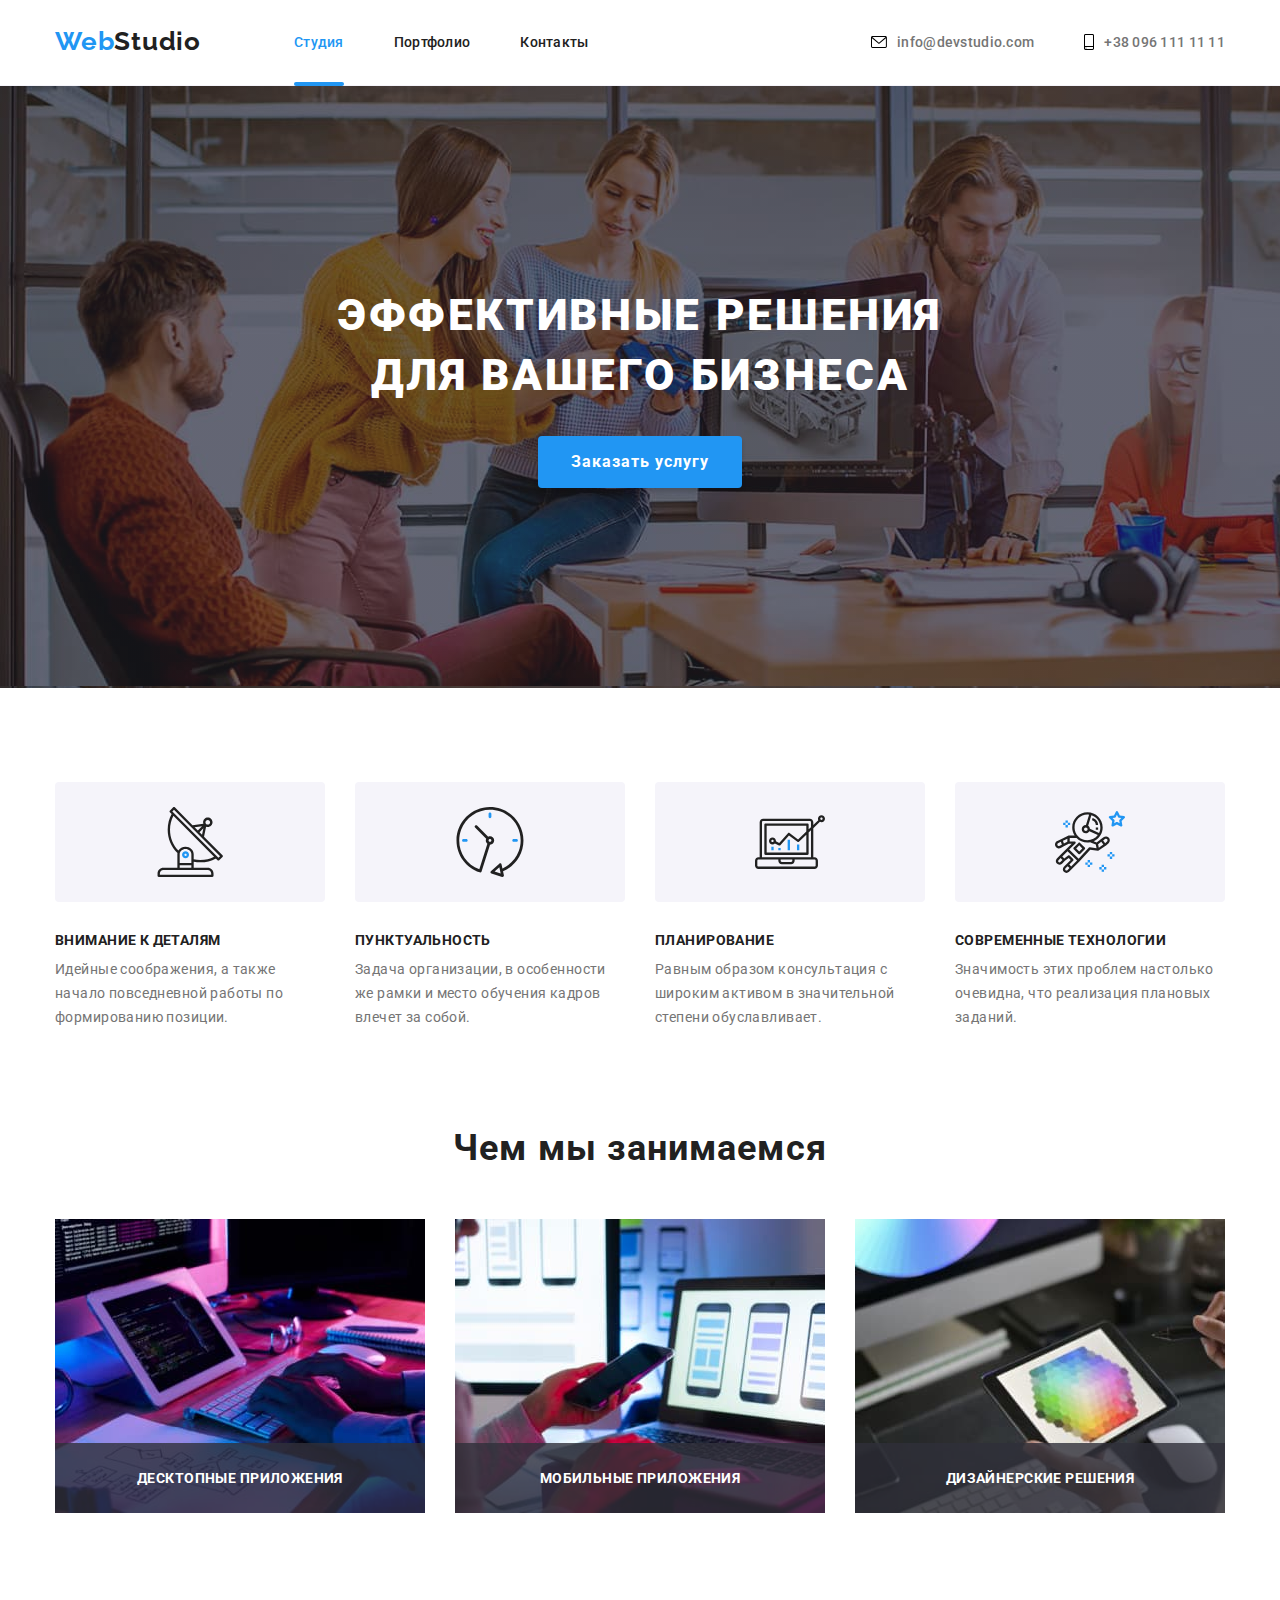
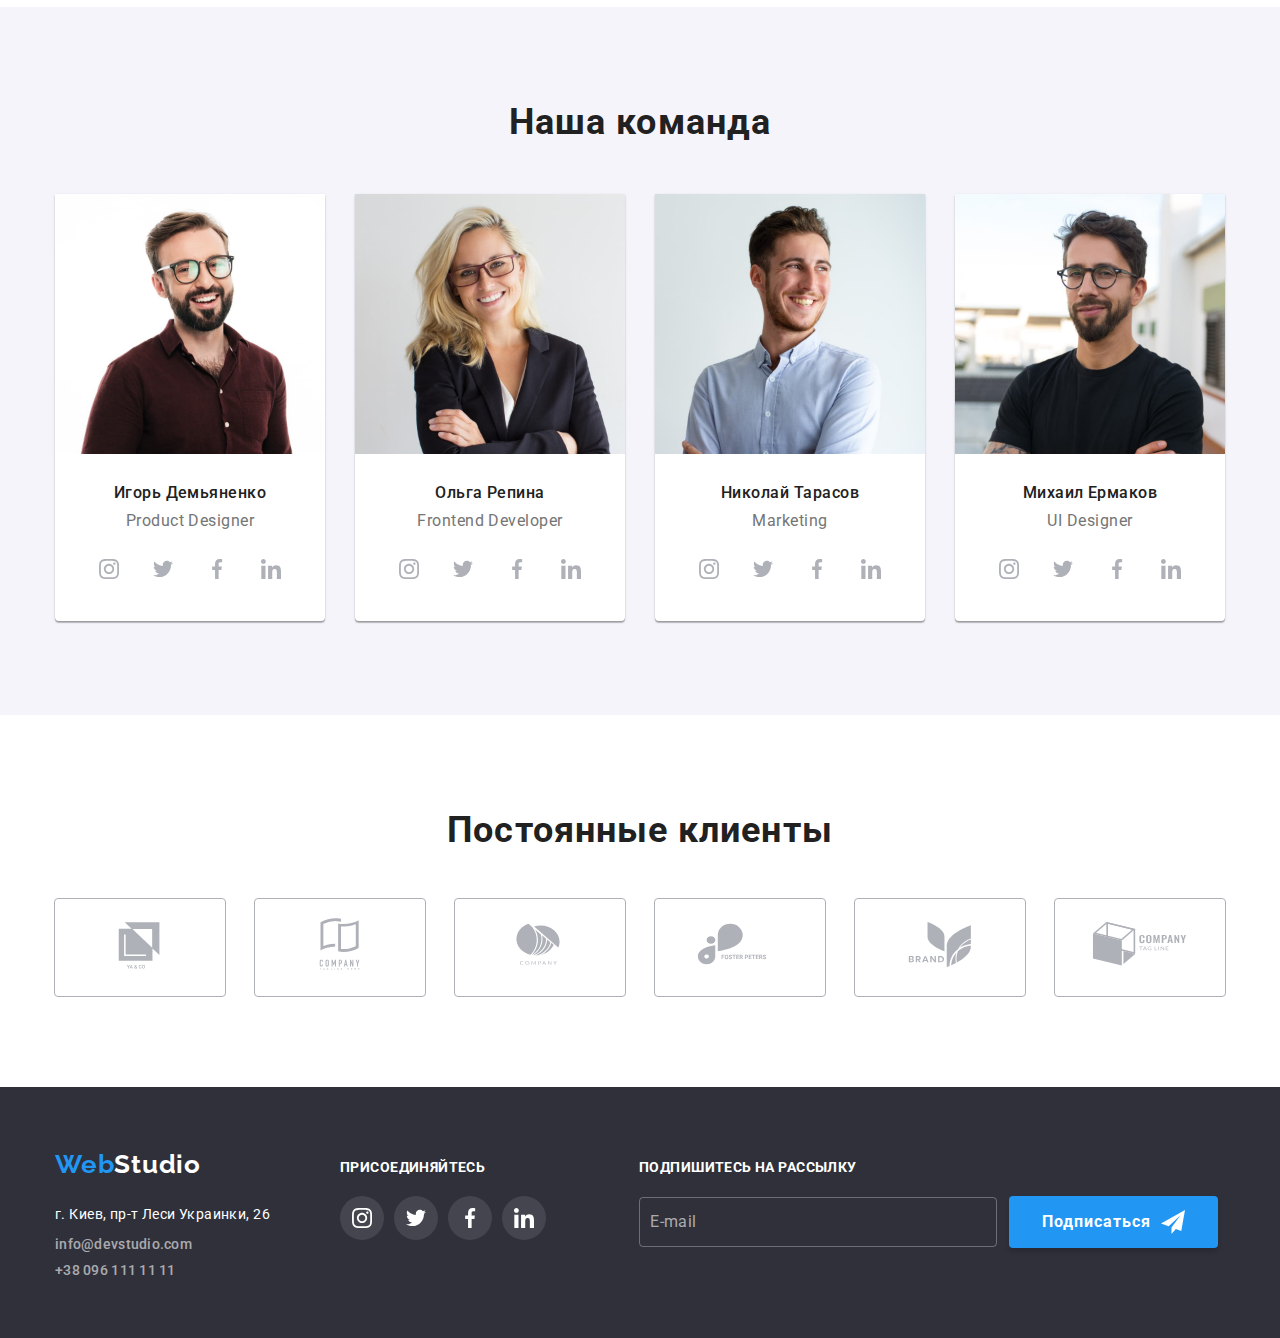
<file: index.html>
<!DOCTYPE html>
<html lang="ru">
<head>
    <meta charset="UTF-8">
    <meta http-equiv="X-UA-Compatible" content="IE=edge">
    <meta name="viewport" content="width=device-width, initial-scale=1.0">
    <title>WebStudio</title>
    <link rel="preconnect" href="https://fonts.gstatic.com">
    <link href="https://fonts.googleapis.com/css2?family=Raleway:wght@700&family=Roboto:wght@400;500;700;900&display=swap"
        rel="stylesheet">
    <link rel="stylesheet" href="https://cdnjs.cloudflare.com/ajax/libs/modern-normalize/1.0.0/modern-normalize.min.css">
    <link rel="stylesheet" href="./css/styles.css">
</head>
<body>
    <header class="header">
        <div class="container">
            <nav class="nav">
                <a href="./index.html" class="logo"><span class="logo-blue">Web</span>Studio</a>
                <ul class="nav-list list">
                    <li class="nav-item"><a href="./index.html" class="current link">Студия</a></li>
                    <li class="nav-item"><a href="./portfolio.html" class="link">Портфолио</a></li>
                    <li class="nav-item"><a href="" class="link">Контакты</a></li>
                </ul>
            </nav>
            <ul class="nav-mail-list list">
                <li class="nav-item">
                    <a href="mailto:info@devstudio.com" class="link">
                        <svg class="psevdo" width=16px height=12px>
                            <use href="./images/sprite.svg#icon-envelope"></use>
                        </svg>info@devstudio.com
                    </a>
                </li>
                <li class="nav-item">
                    <a href="tel:+380961111111" class="link">
                        <svg class="psevdo" width=10px height=16px>
                            <use href="./images/sprite.svg#icon-smartphone"></use>
                        </svg>+38 096 111 11 11
                    </a>
                </li>
            </ul>
        </div>    
    </header>
    <main class="list">
        <section class="hero">
            <div class="container">
                <h1 class="hero-title">Эффективные решения</br>для вашего бизнеса</h1>
                <button data-modal-open type="button" class="hero-button">Заказать услугу</button>
            </div>
        </section>
        <section class="item-section">
           <div class="container">
                <h2 class="item-section-title">Наши преимущества</h2>
                <ul class="item-section-list">
                    <li>
                        <div class="item-section-icon">
                            <svg class="item-section-logo">
                                <use href="./images/sprite.svg#icon-antenna"></use>
                            </svg>
                        </div>
                        <h3 class="item-section-list-title">Внимание к деталям</h3>
                        <p class="item-section-text">Идейные соображения, а также начало повседневной работы по формированию позиции.
                        </p>
                    </li>
                    <li>
                        <div class="item-section-icon">
                            <svg class="item-section-logo">
                                <use href="./images/sprite.svg#icon-clock"></use>
                            </svg>
                        </div>
                        <h3 class="item-section-list-title">Пунктуальность</h3>
                        <p class="item-section-text">Задача организации, в особенности же рамки и место обучения кадров влечет за собой.
                        </p>
                    </li>
                    <li>
                        <div class="item-section-icon">
                            <svg class="item-section-logo">
                                <use href="./images/sprite.svg#icon-diagram"></use>
                            </svg>
                        </div>
                        <h3 class="item-section-list-title">Планирование</h3>
                        <p class="item-section-text">Равным образом консультация с широким активом в значительной степени обуславливает.
                        </p>
                    </li>
                    <li>
                        <div class="item-section-icon">
                            <svg class="item-section-logo">
                                <use href="./images/sprite.svg#icon-astronaut"></use>
                            </svg>
                        </div>
                        <h3 class="item-section-list-title">Современные технологии</h3>
                        <p class="item-section-text">Значимость этих проблем настолько очевидна, что реализация плановых заданий.</p>
                    </li>
                </ul>
           </div>
        </section>
        <section class="our-work">
            <div class="container">
                <h2 class="our-work-title">Чем мы занимаемся</h2>
                <ul class="our-work-list">
                    <li>
                        <div class="thumb">
                            <img src="./images/img1.jpg" width=370 alt="Написание кода">
                            <p class="label">Десктопные приложения</p>
                        </div>
                    </li>
                    <li>
                        <div class="thumb">
                            <img src="./images/img2.jpg" width=370 alt="Разработка макета">
                            <p class="label">Мобильные приложения</p>
                        </div>
                    </li>
                    <li>
                        <div class="thumb">
                            <img src="./images/img3.jpg" width=370 alt="Выбор цвета">
                            <p class="label">Дизайнерские решения</p>
                        </div>
                    </li>
                </ul>
            </div>
        </section>
        <section class="team">
            <div class="container">
                <h2 class="team-title">Наша команда</h2>
                <ul class="team-list">
                    <li class="team-item"><img src="./images/photo1.jpg" width=270 alt="Игорь Демьяненко фото">
                        <div class="card-desc">
                            <h3 class="team-member">Игорь Демьяненко</h3>
                            <p class="team-rank">Product Designer</p>
                            <ul class="social-list">
                                <li class="social-item">
                                    <a href="https://www.instagram.com" class="social-link">
                                        <svg class="social-logo">
                                            <use href="./images/sprite.svg#icon-instagram"></use>
                                        </svg>
                                    </a>
                                </li>
                                <li class="social-item">
                                    <a href="https://twitter.com/" class="social-link">
                                        <svg class="social-logo">
                                            <use href="./images/sprite.svg#icon-twitter"></use>
                                        </svg>
                                    </a>
                                </li>
                                <li class="social-item">
                                    <a href="https://www.facebook.com" class="social-link">
                                        <svg class="social-logo">
                                            <use href="./images/sprite.svg#icon-facebook"></use>
                                        </svg>
                                    </a>
                                </li>
                                <li class="social-item">
                                    <a href="https://www.linkedin.com" class="social-link">
                                        <svg class="social-logo">
                                            <use href="./images/sprite.svg#icon-linkedin"></use>
                                        </svg>
                                    </a>
                                </li>
                            </ul>
                        </div>
                    </li>
                    <li class="team-item"><img src="./images/photo2.jpg" width=270 alt="Ольга Репина фото">
                        <div class="card-desc">
                            <h3 class="team-member">Ольга Репина</h3>
                            <p class="team-rank">Frontend Developer</p>
                            <ul class="social-list">
                                <li class="social-item">
                                    <a href="https://www.instagram.com" class="social-link">
                                        <svg class="social-logo">
                                            <use href="./images/sprite.svg#icon-instagram"></use>
                                        </svg>
                                    </a>
                                </li>
                                <li class="social-item">
                                    <a href="https://twitter.com/" class="social-link">
                                        <svg class="social-logo">
                                            <use href="./images/sprite.svg#icon-twitter"></use>
                                        </svg>
                                    </a>
                                </li>
                                <li class="social-item">
                                    <a href="https://www.facebook.com" class="social-link">
                                        <svg class="social-logo">
                                            <use href="./images/sprite.svg#icon-facebook"></use>
                                        </svg>
                                    </a>
                                </li>
                                <li class="social-item">
                                    <a href="https://www.linkedin.com" class="social-link">
                                        <svg class="social-logo">
                                            <use href="./images/sprite.svg#icon-linkedin"></use>
                                        </svg>
                                    </a>
                                </li>
                            </ul>
                        </div>
                    </li>
                    <li class="team-item"><img src="./images/photo3.jpg" width=270 alt="Николай Тарасов фото">
                        <div class="card-desc">
                            <h3 class="team-member">Николай Тарасов</h3>
                            <p class="team-rank">Marketing</p>
                            <ul class="social-list">
                                <li class="social-item">
                                    <a href="https://www.instagram.com" class="social-link">
                                        <svg class="social-logo">
                                            <use href="./images/sprite.svg#icon-instagram"></use>
                                        </svg>
                                    </a>
                                </li>
                                <li class="social-item">
                                    <a href="https://twitter.com/" class="social-link">
                                        <svg class="social-logo">
                                            <use href="./images/sprite.svg#icon-twitter"></use>
                                        </svg>
                                    </a>
                                </li>
                                <li class="social-item">
                                    <a href="https://www.facebook.com" class="social-link">
                                        <svg class="social-logo">
                                            <use href="./images/sprite.svg#icon-facebook"></use>
                                        </svg>
                                    </a>
                                </li>
                                <li class="social-item">
                                    <a href="https://www.linkedin.com" class="social-link">
                                        <svg class="social-logo">
                                            <use href="./images/sprite.svg#icon-linkedin"></use>
                                        </svg>
                                    </a>
                                </li>
                            </ul>
                        </div>
                    </li>
                    <li class="team-item"><img src="./images/photo4.jpg" width=270 alt="Михаил Ермаков фото">
                        <div class="card-desc">
                            <h3 class="team-member">Михаил Ермаков</h3>
                            <p class="team-rank">UI Designer</p>
                            <ul class="social-list">
                                <li class="social-item">
                                    <a href="https://www.instagram.com" class="social-link">
                                        <svg class="social-logo">
                                            <use href="./images/sprite.svg#icon-instagram"></use>
                                        </svg>
                                    </a>
                                </li>
                                <li class="social-item">
                                    <a href="https://twitter.com/" class="social-link">
                                        <svg class="social-logo">
                                            <use href="./images/sprite.svg#icon-twitter"></use>
                                        </svg>
                                    </a>
                                </li>
                                <li class="social-item">
                                    <a href="https://www.facebook.com" class="social-link">
                                        <svg class="social-logo">
                                            <use href="./images/sprite.svg#icon-facebook"></use>
                                        </svg>
                                    </a>
                                </li>
                                <li class="social-item">
                                    <a href="https://www.linkedin.com" class="social-link">
                                        <svg class="social-logo">
                                            <use href="./images/sprite.svg#icon-linkedin"></use>
                                        </svg>
                                    </a>
                                </li>
                            </ul>
                        </div>
                    </li>
                </ul>
            </div>
        </section>
        <section class="our-clients">
            <h2 class="our-clients-title">Постоянные клиенты</h2>
            <ul class="our-clients-list">
                <li class="our-clients-item">
                    <a href="#" class="our-clients-link">
                        <svg class="our-clients-logo">
                            <use href="./images/sprite.svg#icon-company1"></use>
                        </svg>
                    </a>
                </li>
                <li class="our-clients-item">
                    <a href="#" class="our-clients-link">
                        <svg class="our-clients-logo">
                            <use href="./images/sprite.svg#icon-company2"></use>
                        </svg>
                    </a>
                </li>
                <li class="our-clients-item">
                    <a href="#" class="our-clients-link">
                        <svg class="our-clients-logo">
                            <use href="./images/sprite.svg#icon-company3"></use>
                        </svg>
                    </a>
                </li>
                <li class="our-clients-item">
                    <a href="#" class="our-clients-link">
                        <svg class="our-clients-logo">
                            <use href="./images/sprite.svg#icon-company4"></use>
                        </svg>
                    </a>
                </li>
                <li class="our-clients-item">
                    <a href="#" class="our-clients-link">
                        <svg class="our-clients-logo">
                            <use href="./images/sprite.svg#icon-company5"></use>
                        </svg>
                    </a>
                </li>
                <li class="our-clients-item">
                    <a href="#" class="our-clients-link"><svg class="our-clients-logo">
                        <use href="./images/sprite.svg#icon-company6"></use>
                    </svg></a>
                </li>
            </ul>
        </section>
    </main>
    <footer class="footer">
        <div class="container">
            <div class="footer-info">
                <a href="/" class="logo"><span class="logo-blue">Web</span>Studio</a>
                <address class="address">г. Киев, пр-т Леси Украинки, 26</address>
                <ul class="list">
                    <li><a href="mailto:info@devstudio.com" class="link">info@devstudio.com</a></li>
                    <li><a href="tel:+380961111111" class="link">+38 096 111 11 11</a></li>
                </ul>
            </div>
            <div class="footer-social">
                <p>Присоединяйтесь</p>
                <ul class="social-list">
                    <li class="social-item">
                        <a href="https://www.instagram.com" class="social-link">
                            <svg class="social-logo">
                                <use href="./images/sprite.svg#icon-instagram"></use>
                            </svg>
                        </a>
                    </li>
                    <li class="social-item">
                        <a href="https://twitter.com/" class="social-link">
                            <svg class="social-logo">
                                <use href="./images/sprite.svg#icon-twitter"></use>
                            </svg>
                        </a>
                    </li>
                    <li class="social-item">
                        <a href="https://www.facebook.com" class="social-link">
                            <svg class="social-logo">
                                <use href="./images/sprite.svg#icon-facebook"></use>
                            </svg>
                        </a>
                    </li>
                    <li class="social-item">
                        <a href="https://www.linkedin.com" class="social-link">
                            <svg class="social-logo">
                                <use href="./images/sprite.svg#icon-linkedin"></use>
                            </svg>
                        </a>
                    </li>
                </ul>
            </div>
            <div class="footer-form-box">
                <b>Подпишитесь на рассылку</b>
                <div class="footer-form-group">
                    <form class="footer-form">
                        <input class="footer-form-input" type="male" name="male" id="male" placeholder="E-mail">
                        <button class="hero-button footer-form-button" type="submit">
                            Подписаться
                        <svg class="footer-button-icon">
                            <use href="./images/sprite.svg#icon-send"></use>
                        </svg>
                        </button>
                    </form>
                </div>
            </div>
        </div>
    </footer>

    <div class="modal is-hidden" id="modal" data-modal>
        <div class="modal-content" id="modal-content">
            <button data-modal-close type="button" class="button-close">
                <svg class="close">
                    <use href="./images/sprite.svg#icon-close">
                </svg>
            </button>
            <form class="form">
                <p>Оставьте свои данные, мы вам перезвоним</p>
                <div class="form-field">
                    <label class="form-label" for="name">Имя</label>
                    <div class="form-input-group">
                        <input class="form-input" type="text" name="name" id="name" required>
                        <svg class="form-input-icon">
                            <use href="./images/sprite.svg#icon-name"></use>
                        </svg>
                    </div>
                </div>
                <div class="form-field">
                    <label class="form-label" for="tel">Телефон</label>
                    <div class="form-input-group">
                        <input class="form-input" type="tel" name="tel" id="tel" required>
                        <svg class="form-input-icon">
                            <use href="./images/sprite.svg#icon-tel"></use>
                        </svg>
                    </div>
                </div>
                <div class="form-field">
                    <label class="form-label" for="male">Почта</label>
                    <div class="form-input-group">
                        <input class="form-input" type="male" name="male" id="male" required>
                        <svg class="form-input-icon">
                            <use href="./images/sprite.svg#icon-mail"></use>
                        </svg>
                    </div>
                </div>
                <div class="form-field">
                    <label class="form-label" for="coment">Комментарий</label>
                    <textarea class="form-textarea" name="coment" id="coment" rows="6" placeholder="Введите текст"></textarea>
                </div>
                <div class="form-group">
                    <label class="form-label-policy" for="policy">
                        <input type="checkbox" class="form-checkbox" name="policy" id="policy" required>
                        <span class="form-checkbox-border">
                            <svg class="icon-check">
                                <use href="./images/sprite.svg#icon-check"></use>
                            </svg>

                        </span>
                        Соглашаюсь с рассылкой и принимаю 
                        <a href="#" class="link-policy">Условия договора</a>
                    </label>
                </div>
                <div class="form-button-place">
                    <button class="hero-button" type="submit">Отправить</button>
                </div>
            </form>
        </div>
    </div>

    <script src="./js/modal.js"></script>

</body>
</html>
</file>
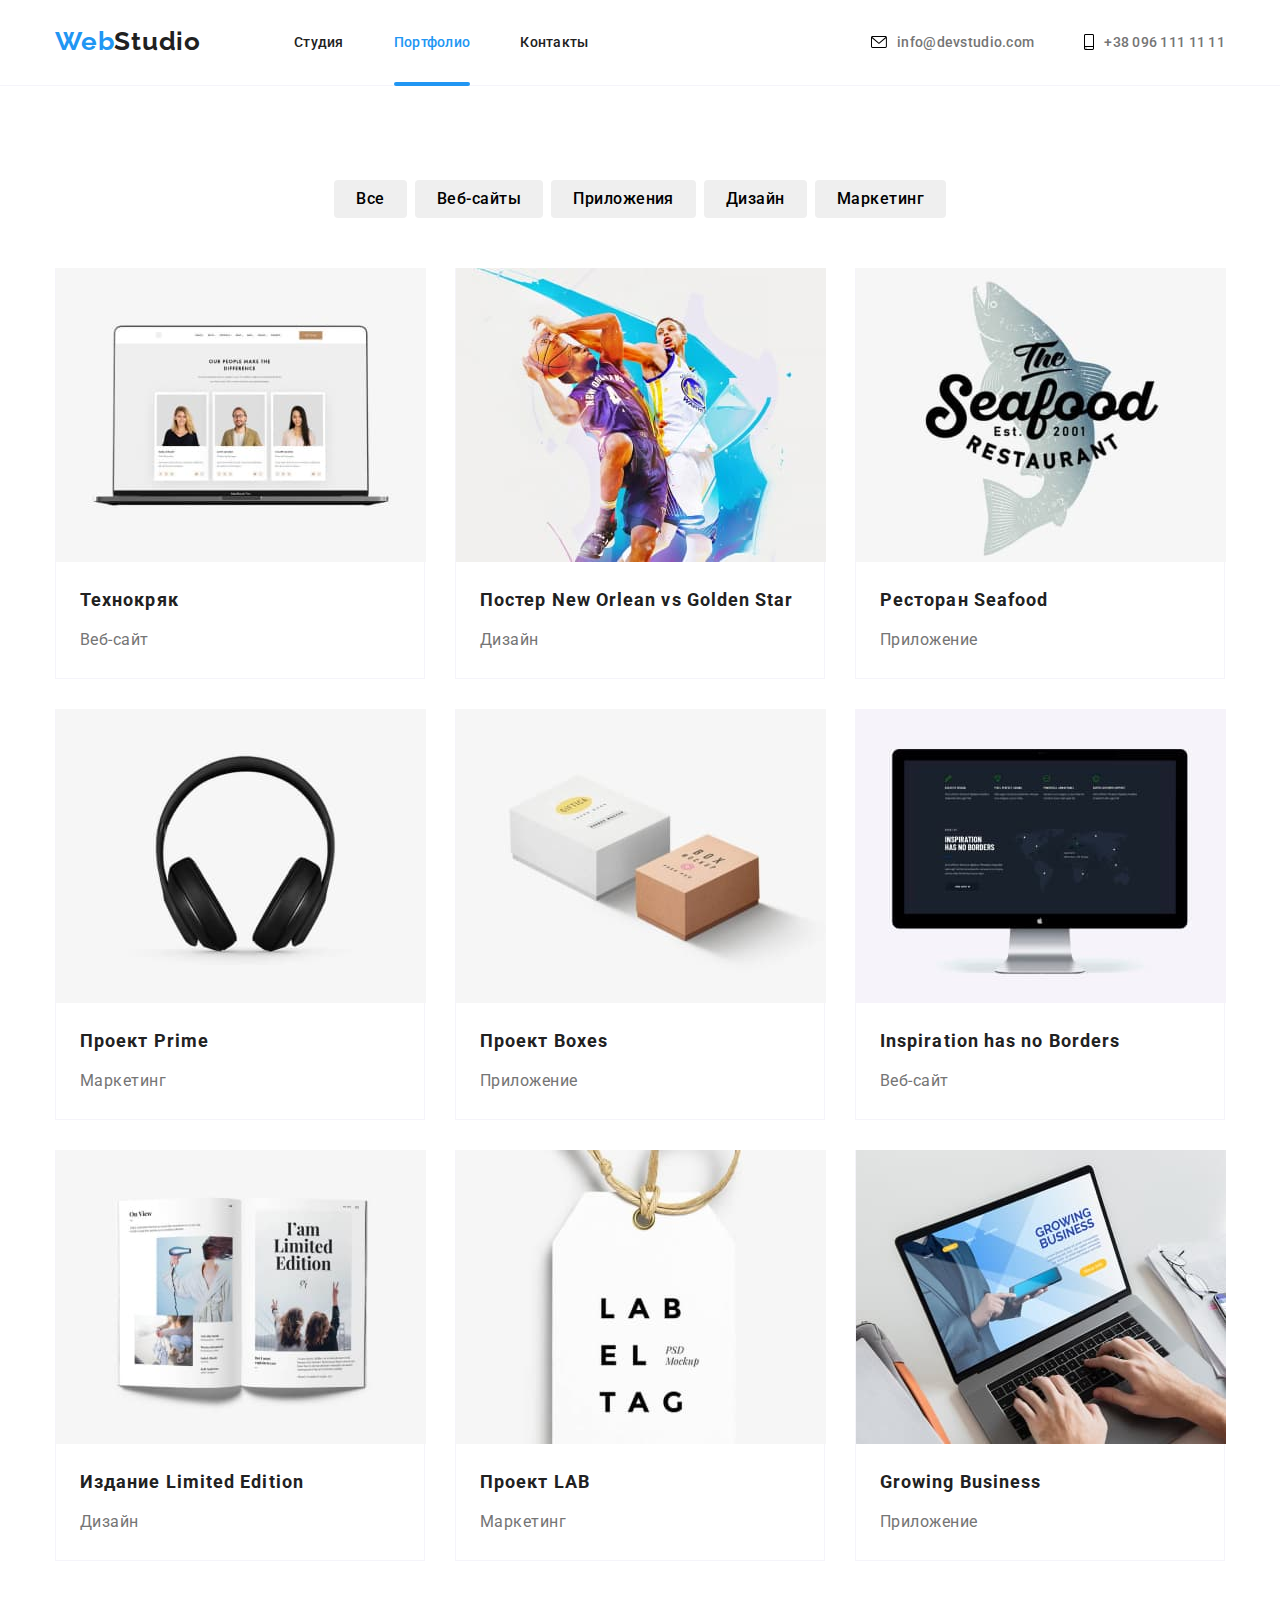
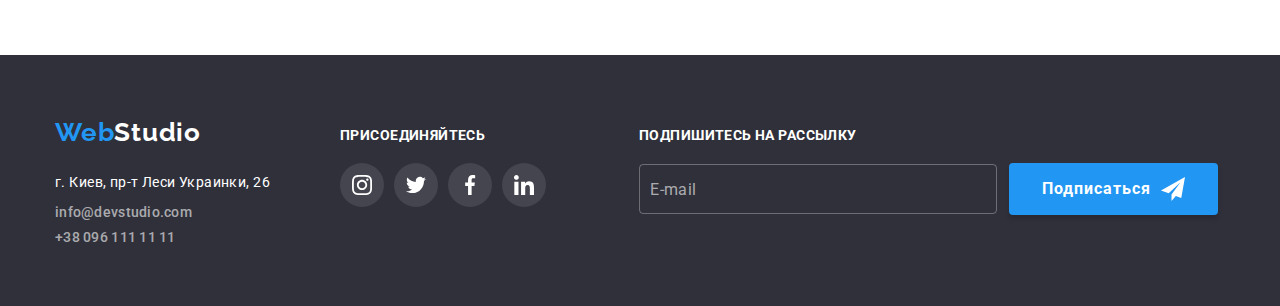
<file: portfolio.html>
<!DOCTYPE html>
<html lang="ru">

<head>
    <meta charset="UTF-8">
    <meta http-equiv="X-UA-Compatible" content="IE=edge">
    <meta name="viewport" content="width=device-width, initial-scale=1.0">
    <title>WebStudio</title>
    <link rel="preconnect" href="https://fonts.gstatic.com">
    <link href="https://fonts.googleapis.com/css2?family=Raleway:wght@700&family=Roboto:wght@400;500;700;900&display=swap"
        rel="stylesheet">
    <link rel="stylesheet" href="https://cdnjs.cloudflare.com/ajax/libs/modern-normalize/1.0.0/modern-normalize.min.css">
    <link rel="stylesheet" href="./css/styles.css">
</head>

<body>
    <header class="header">
        <div class="container">
            <nav class="nav">
                <a href="/" class="logo"><span class="logo-blue">Web</span>Studio</a>
                <ul class="nav-list list">
                    <li class="nav-item"><a href="./index.html" class="link" >Студия</a></li>
                    <li class="nav-item"><a href="./portfolio.html" class="current link">Портфолио</a></li>
                    <li class="nav-item"><a href="" class="link">Контакты</a></li>
                </ul>
            </nav>
            <ul class="nav-mail-list list">
                <li class="nav-item">
                    <a href="mailto:info@devstudio.com" class="link">
                        <svg class="psevdo" width=16px height=12px>
                            <use href="./images/sprite.svg#icon-envelope"></use>
                        </svg>info@devstudio.com
                    </a>
                </li>
                <li class="nav-item">
                    <a href="tel:+380961111111" class="link">
                        <svg class="psevdo" width=10px height=16px>
                            <use href="./images/sprite.svg#icon-smartphone"></use>
                        </svg>+38 096 111 11 11
                    </a>
                </li>
            </ul>
        </div>
    </header>
    <main>
        <section class="portfolio">
            <div class="container">
                <!-- <h2>Портфолио</h2> -->
                <ul class="portfolio-buttons-list">
                    <li><button type="button" class="button">Все</button></li>
                    <li><button type="button" class="button">Веб-сайты</button></li>
                    <li><button type="button" class="button">Приложения</button></li>
                    <li><button type="button" class="button">Дизайн</button></li>
                    <li><button type="button" class="button">Маркетинг</button></li>
                </ul>            
                <ul class="portfolio-cards-list">
                    <li class="portfolio-cards-item">
                        <div class="portfolio-border">
                            <div class="portfolio-box">
                                <img  src="./images/portfolio/portfolio1.jpg" width=370 alt="Главный вид сайта">
                                <div class="overlay">
                                    <p>Технокряк это современная площадка распространения коронавируса. Компании используют эту платформу для цифрового
                                    шпионажа и атак на защищённые сервера конкурентов.</p>
                                </div>
                            </div>
                                <div class="card-desc">
                                    <h3 class="portfolio-cards-name">Технокряк</h3>
                                    <p class="portfolio-cards-type">Веб-сайт</p>
                                </div>
                        </div>
                    </li>
                    <li class="portfolio-cards-item">
                        <div class="portfolio-border">
                            <div class="portfolio-box">
                                <img src="./images/portfolio/portfolio2.jpg" width=370 alt="Постер с двумя баскетболистами">
                                <div class="overlay">
                                    <p>TEXT</p>
                                </div>
                            </div>
                            <div class="card-desc">
                                <h3 class="portfolio-cards-name">Постер New Orlean vs Golden Star</h3>
                                <p class="portfolio-cards-type">Дизайн</p>
                            </div>
                        </div>
                    </li>
                    <li class="portfolio-cards-item">
                        <div class="portfolio-border">
                            <div class="portfolio-box">
                                <img src="./images/portfolio/portfolio3.jpg" width=370 alt="Эмблема ресторана">
                                <div class="overlay">
                                    <p>TEXT</p>
                                </div>
                            </div>
                            <div class="card-desc">
                                <h3 class="portfolio-cards-name">Ресторан Seafood</h3>
                                <p class="portfolio-cards-type">Приложение</p>
                            </div>
                        </div>
                    </li>
                    <li class="portfolio-cards-item">
                        <div class="portfolio-border">
                            <div class="portfolio-box">
                                <img src="./images/portfolio/portfolio4.jpg" width=370 alt="Наушники">
                                <div class="overlay">
                                    <p>TEXT</p>
                                </div>
                            </div>
                            <div class="card-desc">
                                <h3 class="portfolio-cards-name">Проект Prime</h3>
                                <p class="portfolio-cards-type">Маркетинг</p>
                            </div>
                        </div>
                    </li>
                    <li class="portfolio-cards-item">
                        <div class="portfolio-border">
                            <div class="portfolio-box">
                                <img src="./images/portfolio/portfolio5.jpg" width=370 alt="Две коробки">
                                <div class="overlay">
                                    <p>TEXT</p>
                                </div>
                            </div>
                            <div class="card-desc">
                                <h3 class="portfolio-cards-name">Проект Boxes</h3>
                                <p class="portfolio-cards-type">Приложение</p>
                            </div>
                        </div>
                    </li>
                    <li class="portfolio-cards-item">
                        <div class="portfolio-border">
                            <div class="portfolio-box">
                                <img src="./images/portfolio/portfolio6.jpg" width=370 alt="Главный вид сайта">
                                <div class="overlay">
                                    <p>TEXT</p>
                                </div>
                            </div>
                            <div class="card-desc">
                                <h3 class="portfolio-cards-name">Inspiration has no Borders</h3>
                                <p class="portfolio-cards-type">Веб-сайт</p>
                            </div>
                        </div>
                    </li>
                    <li class="portfolio-cards-item">
                        <div class="portfolio-border">
                            <div class="portfolio-box">
                                <img src="./images/portfolio/portfolio7.jpg" width=370 alt="Книга">
                                <div class="overlay">
                                    <p>TEXT</p>
                                </div>
                            </div>
                            <div class="card-desc">
                                <h3 class="portfolio-cards-name">Издание Limited Edition</h3>
                                <p class="portfolio-cards-type">Дизайн</p>
                            </div>
                        </div>
                    </li>
                    <li class="portfolio-cards-item">
                        <div class="portfolio-border">
                            <div class="portfolio-box">
                                <img src="./images/portfolio/portfolio8.jpg" width=370 alt="Бумажная бирка">
                                <div class="overlay">
                                    <p>TEXT</p>
                                </div>
                            </div>
                            <div class="card-desc">
                                <h3 class="portfolio-cards-name">Проект LAB</h3>
                                <p class="portfolio-cards-type">Маркетинг</p>
                            </div>
                        </div>
                    </li>
                    <li class="portfolio-cards-item">
                        <div class="portfolio-border">
                            <div class="portfolio-box">
                                <img src="./images/portfolio/portfolio9.jpg" width=370 alt="Ноутбук">
                                <div class="overlay">
                                    <p>TEXT</p>
                                </div>
                            </div>
                            <div class="card-desc">
                                <h3 class="portfolio-cards-name">Growing Business</h3>
                                <p class="portfolio-cards-type">Приложение</p>
                            </div>
                        </div>
                    </li>
                
                </ul>
            </div>
        </section>
    </main>
    <footer class="footer">
        <div class="container">
            <div class="footer-info">
                <a href="/" class="logo"><span class="logo-blue">Web</span>Studio</a>
                <address class="address">г. Киев, пр-т Леси Украинки, 26</address>
                <ul class="list">
                    <li><a href="mailto:info@devstudio.com" class="link">info@devstudio.com</a></li>
                    <li><a href="tel:+380961111111" class="link">+38 096 111 11 11</a></li>
                </ul>
            </div>
            <div class="footer-social">
                <p>Присоединяйтесь</p>
                <ul class="social-list">
                    <li class="social-item">
                        <a href="https://www.instagram.com" class="social-link">
                            <svg class="social-logo">
                                <use href="./images/sprite.svg#icon-instagram"></use>
                            </svg>
                        </a>
                    </li>
                    <li class="social-item">
                        <a href="https://twitter.com/" class="social-link">
                            <svg class="social-logo">
                                <use href="./images/sprite.svg#icon-twitter"></use>
                            </svg>
                        </a>
                    </li>
                    <li class="social-item">
                        <a href="https://www.facebook.com" class="social-link">
                            <svg class="social-logo">
                                <use href="./images/sprite.svg#icon-facebook"></use>
                            </svg>
                        </a>
                    </li>
                    <li class="social-item">
                        <a href="https://www.linkedin.com" class="social-link">
                            <svg class="social-logo">
                                <use href="./images/sprite.svg#icon-linkedin"></use>
                            </svg>
                        </a>
                    </li>
                </ul>
            </div>
            <div class="footer-form-box">
                <b>Подпишитесь на рассылку</b>
                <div class="footer-form-group">
                    <form class="footer-form">
                        <input class="footer-form-input" type="male" name="male" id="male" placeholder="E-mail">
                        <button class="hero-button footer-form-button" type="submit">
                            Подписаться
                            <svg class="footer-button-icon">
                                <use href="./images/sprite.svg#icon-send"></use>
                            </svg>
                        </button>
                    </form>
                </div>
            </div>
        </div>
    </footer>
</body>

</html>
</file>
<file: css/styles.css>
/*  */
:root {
  --main-font: 'Roboto', sans-serif;
  --accent-font: 'Raleway', sans-serif;
  --main-color-font: #212121;
  --second-color-font: #757575;
  --third-color-font: #afb1b8;
  --main-color-mark: #2196f3;
  --main-background-color: #2f303a;
  --background-color: #f5f4fa;
  --color-white: #ffffff;
  --color-font-footer: rgba(255, 255, 255, 0.6);
}

* {
  box-sizing: border-box;
  margin: 0;
  padding: 0;
  list-style: none;
}

body {
  font-family: var(--main-font), 'Times New Roman', Times, serif;
  font-style: normal;
  color: var(--main-color-font);
}

img {
  display: block;
}

.container {
  width: 1200px;
  margin: 0 auto;
  padding: 0 15px;
}

.psevdo {
  margin-right: 10px;
}

.link:hover,
.link:focus {
  fill: var(--main-color-mark);
  color: var(--main-color-mark);
}
.link {
  display: block;

  text-decoration: none;
  color: inherit;
  font-size: 14px;
  font-weight: 500;
  line-height: 1.172;
  letter-spacing: 0.02em;
  transition-property: color, fill, background-color, box-shadow;
  transition-duration: 250ms;
  transition-timing-function: cubic-bezier(0.4, 0, 0.2, 1);
}
.current {
  position: relative;
  color: var(--main-color-mark);
}
.current::after {
  position: absolute;
  content: '';
  width: 100%;
  bottom: -3px;
  border-radius: 2px;
  border-bottom: 4px solid;
}

/* header */

.logo {
  color: inherit;
  font-family: var(--accent-font);
  font-weight: 700;
  font-size: 26px;
  line-height: 1.383;
  letter-spacing: 0.03em;
  text-decoration: none;
  display: inline-block;
  padding-top: 24px;
  padding-bottom: 25px;
}

.logo-blue {
  color: var(--main-color-mark);
}

.list {
  list-style: none;
}

.nav {
  display: flex;
  align-items: center;
}
.nav-item .link {
  padding: 32px 0;
}
.nav-list.list {
  display: flex;
  margin-left: 93px;
}

.nav-list .nav-item:not(:last-child) {
  margin-right: 50px;
}

.nav-mail-list.list {
  display: flex;
  margin-left: auto;
}
.nav-item .link {
  display: flex;
  align-items: center;
}

.nav-mail-list .nav-item:not(:last-child) {
  margin-right: 50px;
}

.header .container {
  display: flex;
  align-items: center;
}

.header {
  background-color: var(--color-white);
  border-bottom: 1px solid var(--background-color);
}
.nav-mail-list {
  color: var(--second-color-font);
}

/* main */

/* hero section  */

.hero {
  background-color: var(--main-background-color);
  text-align: center;
  padding-top: 200px;
  padding-bottom: 200px;
  margin-left: auto;
  margin-right: auto;
  max-width: 1600px;
  background-image: linear-gradient(
      to right,
      rgba(47, 48, 58, 0.4),
      rgba(47, 48, 58, 0.4)
    ),
    url(../images/banner.jpg);
}
.hero-title {
  margin-bottom: 30px;
  color: var(--color-white);
  font-weight: 900;
  font-size: 44px;
  line-height: 1.363;
  letter-spacing: 0.06em;
  text-transform: uppercase;
  text-align: center;
}
.hero-button {
  display: inline-block;
  min-width: 200px;
  border: 1px solid transparent;
  border-radius: 4px;
  padding: 10px 32px;
  background-color: var(--main-color-mark);
  font-family: var(--main-font);
  color: var(--color-white);
  font-weight: 700;
  font-size: 16px;
  line-height: 1.875;
  letter-spacing: 0.06em;
  text-align: center;
  cursor: pointer;
  box-shadow: 0px 4px 4px rgba(0, 0, 0, 0.15);
  transition-property: color, fill, background-color, box-shadow;
  transition-duration: 250ms;
  transition-timing-function: cubic-bezier(0.4, 0, 0.2, 1);
}
.hero-button:hover,
.hero-button:focus {
  color: var(--main-background-color);
}
/* modal */
.modal {
  position: absolute;
  top: 0;
  left: 0;

  opacity: 1;
  transition: opacity 250ms cubic-bezier(0.4, 0, 0.2, 1);

  transform: translate(0);
  transition: transform 250ms cubic-bezier(0.4, 0, 0.2, 1);

  width: 100vw;
  height: 100vh;

  background-color: rgba(0, 0, 0, 0.2);
}

.modal-content {
  /* display: flex;
  justify-content: center;
  align-items: center; */

  position: absolute;
  top: 50%;
  left: 50%;
  transform: translate(-50%, -50%);

  max-width: 528px;
  width: 100%;
  max-height: 581px;
  height: 100%;

  padding: 40px;
  background-color: var(--color-white);
  border-radius: 4px;
  box-shadow: 0px 1px 3px rgba(0, 0, 0, 0.12), 0px 1px 1px rgba(0, 0, 0, 0.14),
    0px 2px 1px rgba(0, 0, 0, 0.2);
}
.button-close {
  display: flex;
  justify-content: center;
  align-items: center;
  position: absolute;
  width: 30px;
  height: 30px;
  top: 8px;
  right: 8px;
  cursor: pointer;
  border: 1px solid rgba(0, 0, 0, 0.1);
  border-radius: 50%;
  background-color: transparent;
}
.close {
  width: 18px;
  height: 18px;
  transition-property: color, fill, background-color, box-shadow;
  transition-duration: 250ms;
  transition-timing-function: cubic-bezier(0.4, 0, 0.2, 1);
}
.button-close:focus .close,
.button-close:hover .close {
  fill: var(--main-color-mark);
}
.is-hidden {
  pointer-events: none;
  opacity: 1;
  transition: opacity 250ms cubic-bezier(0.4, 0, 0.2, 1);
  transform: translatey(-100%);
  transition: transform 250ms cubic-bezier(0.4, 0, 0.2, 1);
}

.form-field {
  display: flex;
  flex-direction: column;
}

.form p {
  margin-bottom: 12px;
  font-style: normal;
  font-weight: 700;
  font-size: 20px;
  line-height: 1.172;
  text-align: center;
  letter-spacing: 0.03em;
}

.form-label {
  margin-bottom: 4px;
  font-style: normal;
  font-weight: 400;
  font-size: 12px;
  line-height: 1.172;
  letter-spacing: 0.01em;
  color: var(--second-color-font);
}

.form-input {
  padding: 11px;
  padding-left: 42px;
  border: 1px solid rgba(33, 33, 33, 0.2);
  border-radius: 4px;
  width: 100%;
  height: 40px;
  transition-property: color, fill, background-color, box-shadow;
  transition-duration: 250ms;
  transition-timing-function: cubic-bezier(0.4, 0, 0.2, 1);
}
.form-input:focus {
  border-color: var(--main-color-mark);
  outline: 0;
}
.form-input-group {
  position: relative;
  margin-bottom: 10px;
}
.form-input-icon {
  position: absolute;
  width: 18px;
  height: 18px;
  top: 50%;
  left: 12px;
  transform: translatey(-50%);
  transition-property: color, fill, background-color, box-shadow;
  transition-duration: 250ms;
  transition-timing-function: cubic-bezier(0.4, 0, 0.2, 1);
}
.form-input:focus + .form-input-icon {
  fill: var(--main-color-mark);
}
.form-textarea {
  margin-bottom: 20px;
  padding: 12px 16px;
  border: 1px solid rgba(33, 33, 33, 0.2);
  border-radius: 4px;
  width: 100%;
  height: 120px;
  resize: none;
  transition-property: color, fill, background-color, box-shadow;
  transition-duration: 250ms;
  transition-timing-function: cubic-bezier(0.4, 0, 0.2, 1);
}
.form-textarea:focus {
  border-color: var(--main-color-mark);
  outline: 0;
}
.form-textarea::placeholder {
  font-style: normal;
  font-weight: 400;
  font-size: 12px;
  line-height: 1.172;
  letter-spacing: 0.01em;

  color: rgba(117, 117, 117, 0.5);
}
.form-group {
  position: relative;

  text-align: center;
  margin-bottom: 30px;
}
.form-checkbox {
  /* -webkit-appearance: none;
  -moz-appearance: none;
  appearance: none;
  position: absolute; */
  position: absolute;
  width: 1px;
  height: 1px;
  margin: -1px;
  border: 0;
  padding: 0;
  clip: rect(0 0 0 0);
  overflow: hidden;
}
.form-checkbox-border {
  position: relative;
  display: block;
  margin-right: 9px;
  border: 2px solid var(--main-color-font);
  border-radius: 2px;
  width: 16px;
  height: 15px;
  transition-property: color, fill, background-color, box-shadow;
  transition-duration: 250ms;
  transition-timing-function: cubic-bezier(0.4, 0, 0.2, 1);
}

.icon-check {
  position: absolute;
  opacity: 0;
  fill: var(--color-white);
  width: 16px;
  height: 15px;
  top: -3px;
  left: -2px;
  transition-property: color, fill, background-color, box-shadow;
  transition-duration: 250ms;
  transition-timing-function: cubic-bezier(0.4, 0, 0.2, 1);
}
.form-checkbox:checked + .form-checkbox-border .icon-check {
  opacity: 1;
}
.form-checkbox:checked + .form-checkbox-border {
  background-color: var(--main-color-mark);
  border-color: var(--main-color-mark);
}

.form-label-policy {
  display: flex;
  align-items: center;
  justify-content: center;
  font-weight: 400;
  font-size: 14px;
  line-height: 1.714;
  color: var(--second-color-font);
  letter-spacing: 0.03em;
}
.link-policy {
  padding-left: 4px;
  color: inherit;
  font-weight: 400;
  font-size: 14px;
  line-height: 1.714;
  color: var(--main-color-mark);
}
.form-button-place {
  display: flex;
  justify-content: center;
}

/* Секция "Наши преимущества" */

.item-section {
  padding-top: 94px;
  padding-bottom: 94px;
}
.item-section-title {
  visibility: hidden;
  height: 0;
  font-weight: 700;
  font-size: 36px;
  line-height: 1.172;
  letter-spacing: 0.03em;
  text-align: center;
}
.item-section-icon {
  display: flex;
  align-items: center;
  justify-content: center;
  margin-bottom: 30px;
  width: 270px;
  height: 120px;
  background: var(--background-color);
  border: none;
  border-radius: 4px;
}
.item-section-logo {
  width: 70px;
  height: 70px;
}

.item-section-list-title {
  width: 270px;
  margin-bottom: 10px;
  font-weight: 700;
  font-size: 14px;
  line-height: 1.172;
  letter-spacing: 0.03em;
  text-transform: uppercase;
}
.item-section-text {
  width: 270px;
  height: 75px;
  color: var(--second-color-font);
  font-weight: 400;
  font-size: 14px;
  line-height: 1.714;
  letter-spacing: 0.03em;
}

.item-section-list {
  display: flex;
}

.item-section-list > li:not(:last-child) {
  margin-right: 30px;
}

/* sections "our work" and "team" */
.our-work {
  padding-bottom: 94px;
}
.our-work-list li {
  display: inline-block;
}
.our-work-list > li:not(:last-child) {
  margin-right: 30px;
}
.our-work-list {
  display: flex;
}
.our-work-title,
.team-title {
  margin-bottom: 50px;
  font-weight: 700;
  font-size: 36px;
  line-height: 1.172;
  letter-spacing: 0.03em;
  text-align: center;
}
.our-work-list .thumb {
  display: block;
  position: relative;
}
.label {
  position: absolute;
  bottom: 0;
  padding-top: 27px;
  padding-bottom: 27px;
  width: 370px;
  height: 70px;
  background-color: rgba(47, 48, 58, 0.8);
  color: var(--color-white);
  font-weight: 700;
  font-size: 14px;
  line-height: 1.172;
  text-align: center;
  letter-spacing: 0.03em;
  text-transform: uppercase;
  /* z-index: 1; */
}
/* section "team" */
.team {
  padding-top: 94px;
  padding-bottom: 94px;
  background-color: var(--background-color);
}
.team-list {
  display: flex;
}
.team-list > li:not(:last-child) {
  margin-right: 30px;
}
.team-item {
  width: 270px;
  border-radius: 0px 0px 4px 4px;
  box-shadow: 0px 1px 3px rgba(0, 0, 0, 0.12), 0px 1px 1px rgba(0, 0, 0, 0.14),
    0px 2px 1px rgba(0, 0, 0, 0.2);
  background-color: var(--color-white);
}

.team-member {
  margin-bottom: 10px;
}
.team-member,
.team-rank {
  font-weight: 500;
  font-size: 16px;
  line-height: 1.172;
  letter-spacing: 0.03em;
  text-align: center;
}
.team-rank {
  margin-bottom: 16px;
  font-weight: 400;
  color: var(--second-color-font);
}
.card-desc {
  padding-top: 30px;
  padding-bottom: 30px;
}

.social-list {
  display: flex;
  justify-content: center;
}
.social-item {
  display: flex;
  align-items: center;
  justify-content: center;
  /* flex-basis: calc((100%-30) / 4); */
}
.social-item:not(:last-child) {
  margin-right: 10px;
}
.social-link {
  display: flex;
  align-items: center;
  justify-content: center;
  border-radius: 50%;
  width: 44px;
  height: 44px;
  transition-property: color, fill, background-color, box-shadow;
  transition-duration: 250ms;
  transition-timing-function: cubic-bezier(0.4, 0, 0.2, 1);
}
.social-logo {
  fill: var(--third-color-font);
  width: 20px;
  height: 20px;
  transition-property: color, fill, background-color, box-shadow;
  transition-duration: 250ms;
  transition-timing-function: cubic-bezier(0.4, 0, 0.2, 1);
}
.social-link:focus .social-logo,
.social-link:hover .social-logo {
  fill: var(--color-white);
}
.our-clients {
  padding: 94px 0;
}
.our-clients-title {
  margin-bottom: 50px;
  font-style: normal;
  font-weight: bold;
  font-size: 36px;
  line-height: 1.172;
  text-align: center;
  letter-spacing: 0.03em;
}
.our-clients-logo {
  fill: var(--third-color-font);
  width: 106px;
  height: 60px;
  transition-property: color, fill, background-color, box-shadow;
  transition-duration: 250ms;
  transition-timing-function: cubic-bezier(0.4, 0, 0.2, 1);
}
.our-clients-item {
  display: flex;
  align-items: center;
  justify-content: center;
  width: 170px;
  height: 92px;
  cursor: pointer;
}
.our-clients-link {
  padding: 16px 32px;
  border: 1px solid var(--third-color-font);
  border-radius: 4px;
  transition-property: color, fill, background-color, box-shadow, border-color;
  transition-duration: 250ms;
  transition-timing-function: cubic-bezier(0.4, 0, 0.2, 1);
}
.our-clients-list {
  display: flex;
  align-items: center;
  justify-content: center;
  /* flex-basis: calc((100%-150) / 6); */
}
.our-clients-item:not(:last-child) {
  margin-right: 30px;
}
.our-clients-link:hover,
.our-clients-link:focus {
  border-color: var(--main-color-mark);
}
.our-clients-link:hover .our-clients-logo,
.our-clients-link:focus .our-clients-logo {
  fill: var(--main-color-mark);
}
/* "portfolio.html" styles body */
/* buttons-list */

.button {
  display: inline-block;
  min-width: 73px;
  border: 1px solid transparent;
  border-radius: 4px;
  padding: 6px 22px;
  font-family: var(--main-font);
  font-weight: 500;
  font-size: 16px;
  line-height: 1.625;
  letter-spacing: 0.03em;
  text-align: center;
  cursor: pointer;
  border: 0, solid, var(--background-color);
  transition-property: color, fill, background-color, box-shadow;
  transition-duration: 250ms;
  transition-timing-function: cubic-bezier(0.4, 0, 0.2, 1);
}

.button:hover,
.button:focus {
  color: var(--color-white);
  background-color: var(--main-color-mark);
  box-shadow: 0px 3px 1px rgba(0, 0, 0, 0.1), 0px 1px 2px rgba(0, 0, 0, 0.08),
    0px 2px 2px rgba(0, 0, 0, 0.12);
}

/* portfolio cards */
.portfolio {
  padding-top: 94px;
  padding-bottom: 94px;
}

.portfolio-buttons-list {
  display: flex;
  margin-bottom: 50px;
  justify-content: center;
}
.portfolio-buttons-list > li:not(:last-child) {
  margin-right: 8px;
}

.portfolio-cards-list {
  display: flex;
  flex-wrap: wrap;
  margin-right: -30px;
  margin-bottom: -30px;
  background-color: var(--color-white);
}
.portfolio-cards-item {
  margin-right: 30px;
  margin-bottom: 30px;
  width: 370px;
  background-color: var(--color-white);
}

.portfolio-border {
  border-left: 1px solid var(--background-color);
  border-bottom: 1px solid var(--background-color);
  border-right: 1px solid var(--background-color);
  cursor: pointer;
  transition-property: color, fill, background-color, box-shadow;
  transition-duration: 250ms;
  transition-timing-function: cubic-bezier(0.4, 0, 0.2, 1);
}
.portfolio-box {
  position: relative;
  width: 370px;
  overflow: hidden;
}
.overlay {
  display: flex;
  align-items: center;
  position: absolute;
  top: 0;
  left: 0;
  width: 100%;
  height: 100%;
  padding: 24px;
  background-color: rgba(33, 150, 243, 0.9);
  transform: translatey(100%);
  transition: transform 250ms cubic-bezier(0.4, 0, 0.2, 1);
}
.overlay > p {
  font-size: 18px;
  line-height: 1.556;
  letter-spacing: 0.03em;
  color: var(--color-white);
}
.portfolio-border:hover {
  box-shadow: 0px 1px 1px rgba(0, 0, 0, 0.12), 0px 4px 4px rgba(0, 0, 0, 0.06),
    1px 4px 6px rgba(0, 0, 0, 0.16);
}
.portfolio-border:hover .overlay {
  transform: translatey(0);
  transition: transform 250ms cubic-bezier(0.4, 0, 0.2, 1);
}
.portfolio-cards-item .card-desc {
  padding: 20px 24px;
}
.portfolio-cards-name {
  margin-bottom: 4px;
  font-weight: 700;
  font-size: 18px;
  line-height: 2;
  letter-spacing: 0.06em;
}
.portfolio-cards-type {
  color: var(--second-color-font);
  font-weight: 400;
  font-size: 16px;
  line-height: 2.25;
  letter-spacing: 0.03em;
}

/* footer */
.footer .container {
  display: flex;
  justify-content: flex-start;
}

.footer {
  background-color: var(--main-background-color);
  color: var(--color-white);
  font-weight: 400;
  font-size: 14px;
  line-height: 1.714;
  letter-spacing: 0.03em;
  padding-top: 60px;
  padding-bottom: 60px;
}
.footer .logo {
  padding-top: 0;
  padding-bottom: 0;
  margin-bottom: 20px;
}

.address {
  margin-bottom: 9px;
  font-style: normal;
}

.footer .list {
  color: var(--color-font-footer);
}

.footer .list li:not(:last-child) {
  margin-bottom: 9px;
}
.footer-info {
  margin-right: 70px;
}
.footer-social {
  padding-top: 12px;
  margin-right: 93px;
}
.footer-social p {
  margin-bottom: 20px;
  font-style: normal;
  font-weight: 700;
  font-size: 14px;
  line-height: 1.172;
  letter-spacing: 0.03em;
  text-transform: uppercase;
}

.footer .social-list {
  justify-content: flex-start;
  margin: 0;
}
.footer .social-link {
  background: rgba(255, 255, 255, 0.1);
  transition-property: color, fill, background-color, box-shadow;
  transition-duration: 250ms;
  transition-timing-function: cubic-bezier(0.4, 0, 0.2, 1);
}
.footer .social-logo {
  fill: var(--color-white);
}

.social-link:focus,
.social-link:hover {
  background-color: var(--main-color-mark);
}
.footer-form-box {
  padding-top: 12px;
}
.footer-form-box b {
  display: block;
  padding: 0;
  margin-bottom: 20px;
  font-weight: 700;
  font-size: 14px;
  line-height: 1.172;
  letter-spacing: 0.03em;
  text-transform: uppercase;
}
.footer-form {
  display: flex;
  align-items: center;
}
.footer-form-input {
  font-size: 16px;
  line-height: 1.25;
  color: var(--color-white);
  letter-spacing: 0.03em;
  padding: 10px;
  width: 358px;
  height: 50px;
  border: 1px solid rgba(255, 255, 255, 0.3);
  border-radius: 4px;
  background-color: transparent;
}
.footer-form-input::placeholder {
  color: rgba(255, 255, 255, 0.6);
}
/* .footer-form-input:focus {
  border-color: var(--main-color-mark);
} */
.footer-form-button {
  display: flex;
  align-items: center;
  justify-content: center;
  margin-left: 12px;
  fill: var(--color-white);
}
.footer-form-button:hover,
.footer-form-button:focus {
  fill: var(--main-background-color);
}
.footer-button-icon {
  width: 24px;
  height: 24px;
  margin-left: 10px;
}
</file>
